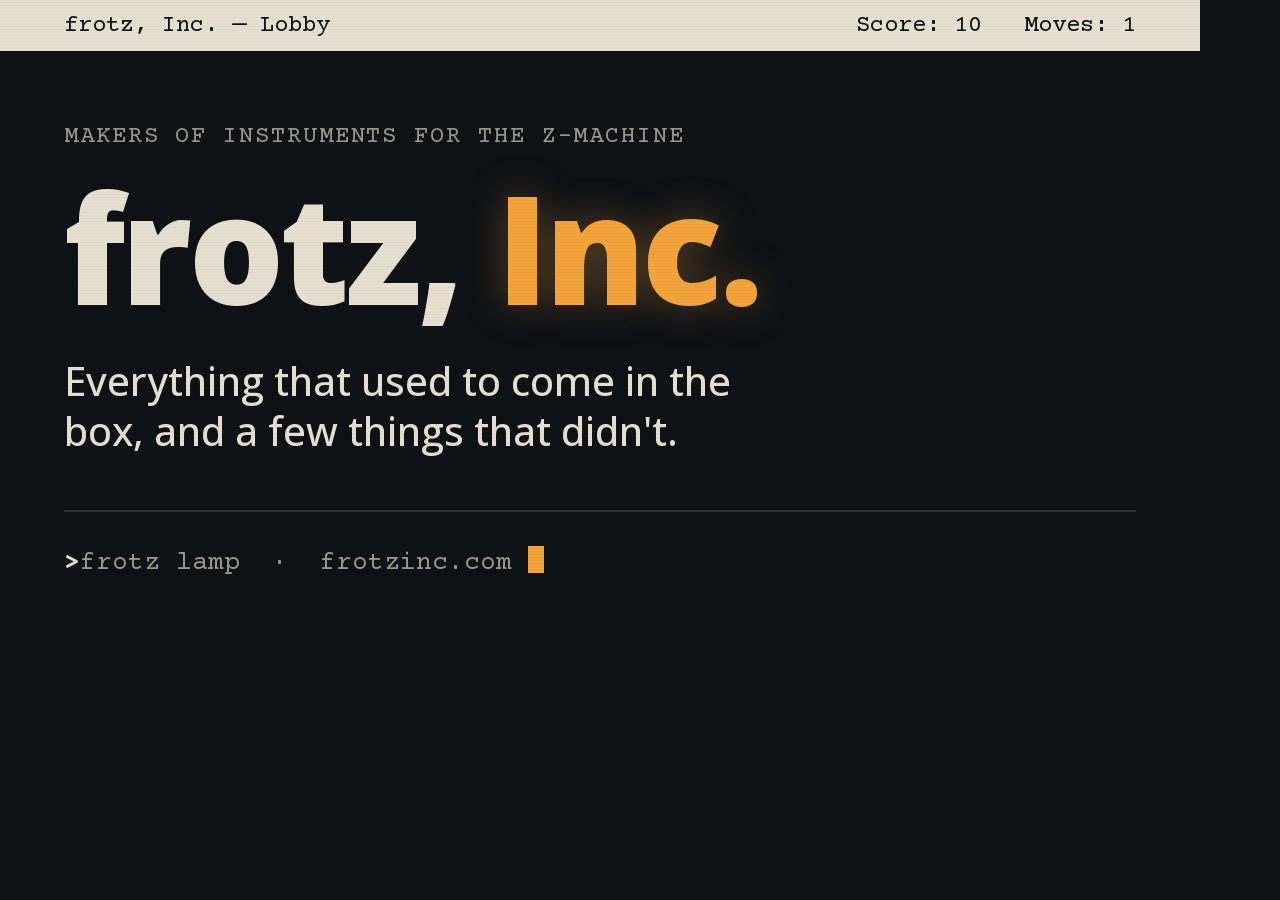
<file: tools/og-image.html>
<!doctype html>
<!-- Source for public/og-image.png (1200x630). Re-render with: ./tools/render-og.sh -->
<html lang="en">
<head>
<meta charset="utf-8">
<style>
  @font-face { font-family: "Open Sans"; font-weight: 400 800; src: url("../public/fonts/open-sans-latin-var.woff2") format("woff2"); }
  @font-face { font-family: "Courier Prime"; font-weight: 400; src: url("../public/fonts/courier-prime-latin-400.woff2") format("woff2"); }
  @font-face { font-family: "Courier Prime"; font-weight: 700; src: url("../public/fonts/courier-prime-latin-700.woff2") format("woff2"); }
  html, body { margin: 0; width: 1200px; height: 630px; overflow: hidden; }
  body {
    background: #0e1116; color: #e6dfcf; font-family: "Open Sans", sans-serif;
    position: relative; -webkit-font-smoothing: antialiased;
  }
  body::after {
    content: ""; position: absolute; inset: 0; pointer-events: none;
    background: repeating-linear-gradient(to bottom, rgba(0,0,0,0) 0 2px, rgba(0,0,0,.35) 2px 3px); opacity: .07;
  }
  .status {
    background: #e6dfcf; color: #0e1116; font-family: "Courier Prime", monospace; font-size: 24px;
    padding: 12px 64px; display: flex; justify-content: space-between;
  }
  .main { padding: 72px 64px 0; }
  .eyebrow { font-family: "Courier Prime", monospace; font-size: 24px; letter-spacing: .08em; text-transform: uppercase; color: #9a9688; margin: 0 0 22px; }
  h1 { margin: 0; font-size: 150px; font-weight: 800; line-height: 1; letter-spacing: -.025em; }
  h1 em { font-style: normal; color: #f2a33a; text-shadow: 0 0 40px rgba(242,163,58,.35); }
  .tag { margin: 34px 0 0; font-size: 40px; font-weight: 500; line-height: 1.25; max-width: 30ch; }
  .prompt { position: absolute; left: 64px; bottom: 52px; font-family: "Courier Prime", monospace; font-size: 26px; color: #9a9688; }
  .prompt b { color: #e6dfcf; }
  .cursor { display: inline-block; width: .6em; height: 1.05em; vertical-align: -.15em; background: #f2a33a; }
  .rule { position: absolute; left: 64px; right: 64px; bottom: 118px; border-top: 2px solid #2a2f38; }
</style>
</head>
<body>
  <div class="status"><span>frotz, Inc. — Lobby</span><span>Score: 10&nbsp;&nbsp;&nbsp;Moves: 1</span></div>
  <div class="main">
    <p class="eyebrow">Makers of instruments for the Z-machine</p>
    <h1>frotz, <em>Inc.</em></h1>
    <p class="tag">Everything that used to come in the box, and a few things that didn't.</p>
  </div>
  <div class="rule"></div>
  <div class="prompt"><b>&gt;</b>frotz lamp &nbsp;·&nbsp; frotzinc.com <span class="cursor"></span></div>
</body>
</html>
</file>
